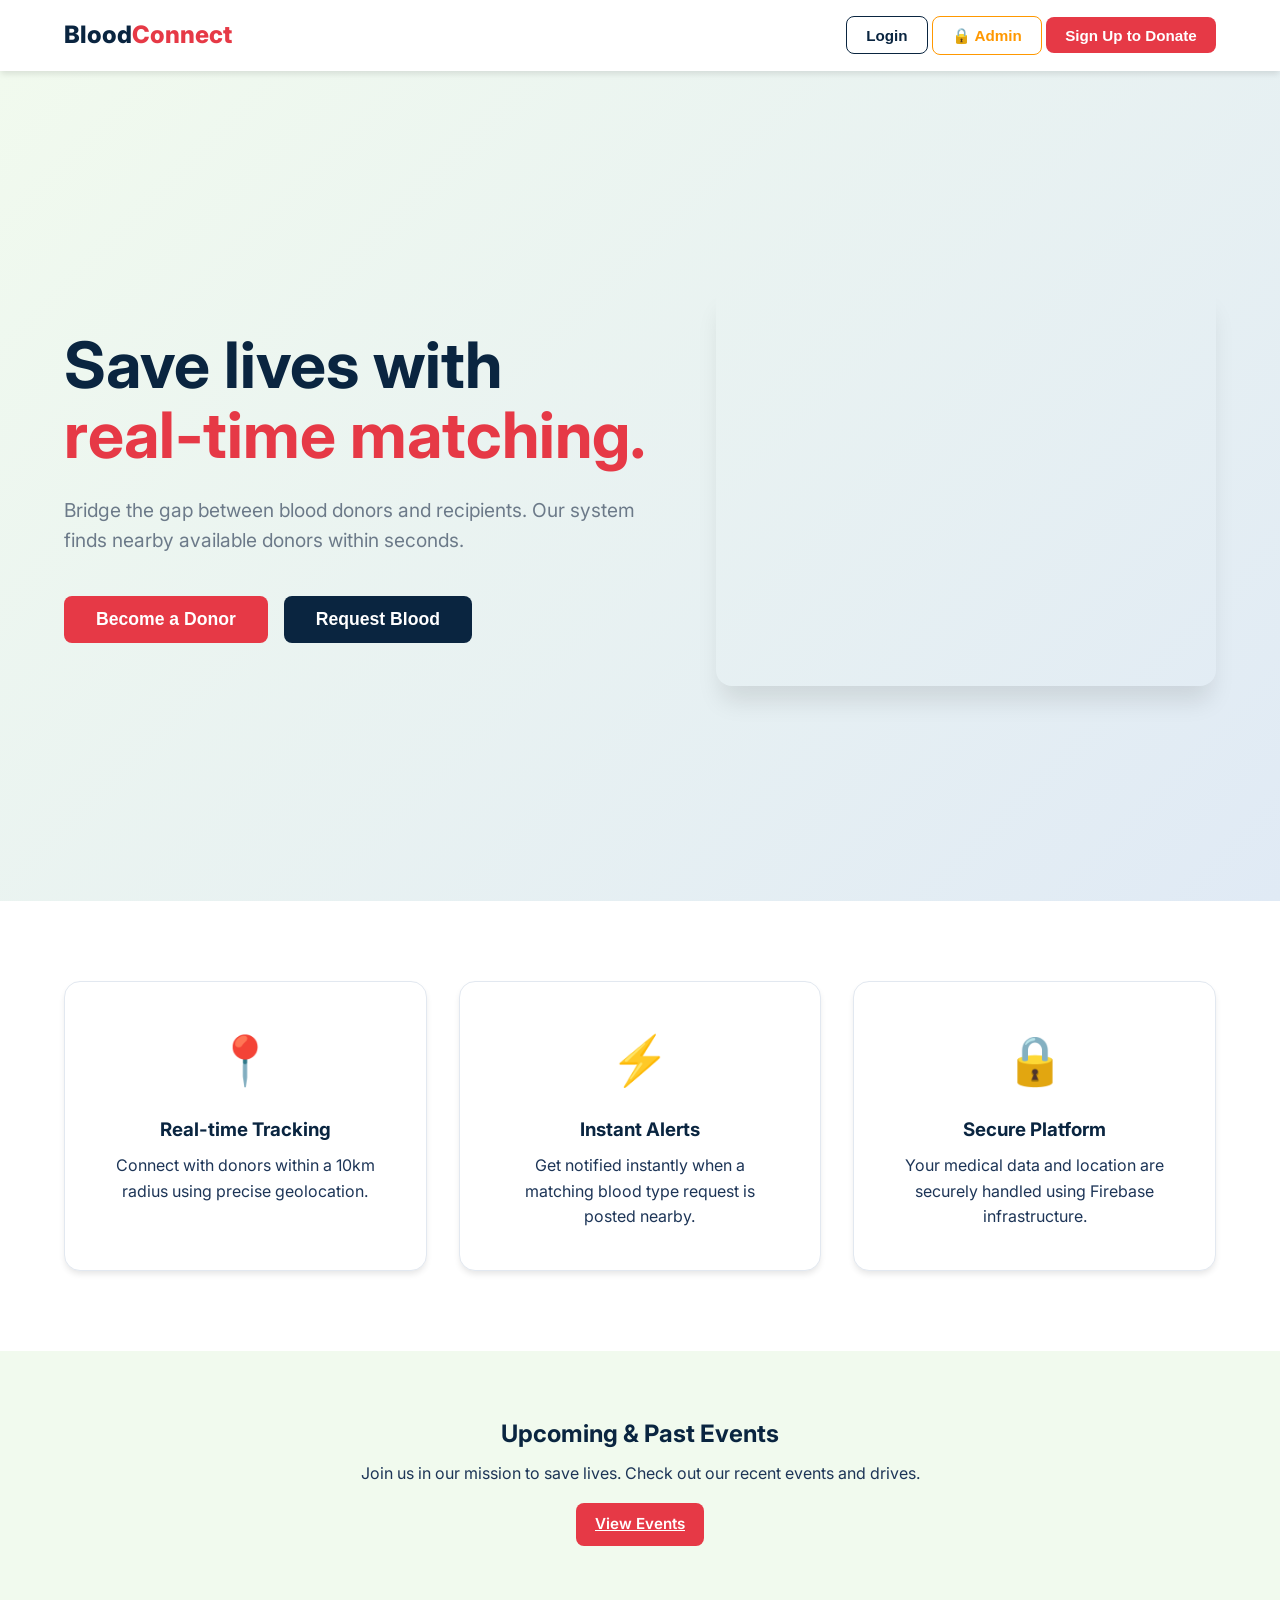
<file: index.html>
<!DOCTYPE html>
<html lang="en">
<head>
  <meta charset="UTF-8">
  <meta name="viewport" content="width=device-width, initial-scale=1.0">
  <title>Blood Connect - Real-time Donor Matching</title>
  <meta name="description" content="Connect blood donors with recipients in real-time. A PBL initiative by MIT-ADT.">
  <link rel="stylesheet" href="css/style.css">
  <link href="https://fonts.googleapis.com/css2?family=Inter:wght@400;500;600;700&display=swap" rel="stylesheet">
</head>
<body>
  <header class="navbar">
    <div class="logo">Blood<span>Connect</span></div>
    <nav>
      <button id="loginBtn" class="btn btn-outline">Login</button>
      <button id="adminLoginBtn" class="btn btn-outline" style="border-color: #ff9800; color: #ff9800;">🔒 Admin</button>
      <button id="registerBtn" class="btn btn-primary">Sign Up to Donate</button>
    </nav>
  </header>

  <main class="hero">
    <div class="hero-content">
      <h1>Save lives with <br><span class="highlight">real-time matching.</span></h1>
      <p>Bridge the gap between blood donors and recipients. Our system finds nearby available donors within seconds.</p>
      <div class="cta-group">
        <button class="btn btn-primary btn-large" id="heroRegisterBtn">Become a Donor</button>
        <button class="btn btn-secondary btn-large" id="requestBloodBtn">Request Blood</button>
      </div>
    </div>
    <div class="hero-image-slider">
      <img src="assets/images/blood_cells.png" class="slide slide-1" alt="Blood Cells">
      <img src="assets/images/donation_benefits.png" class="slide slide-2" alt="Donation Benefits">
    </div>
  </main>

  <section class="features">
    <div class="feature-card">
      <div class="feature-icon">📍</div>
      <h3>Real-time Tracking</h3>
      <p>Connect with donors within a 10km radius using precise geolocation.</p>
    </div>
    <div class="feature-card">
      <div class="feature-icon">⚡</div>
      <h3>Instant Alerts</h3>
      <p>Get notified instantly when a matching blood type request is posted nearby.</p>
    </div>
    <div class="feature-card">
      <div class="feature-icon">🔒</div>
      <h3>Secure Platform</h3>
      <p>Your medical data and location are securely handled using Firebase infrastructure.</p>
    </div>
  </section>

  <section class="events-section" style="padding: 4rem 5%; background-color: var(--secondary-bg); text-align: center;">
    <h2>Upcoming & Past Events</h2>
    <p>Join us in our mission to save lives. Check out our recent events and drives.</p>
    <a href="events.html" class="btn btn-primary" style="margin-top: 1rem;">View Events</a>
  </section>

  <!-- Auth Modal -->
  <div id="authModal" class="modal hidden">
    <div class="modal-content glassmorphism">
      <span class="close-btn">&times;</span>
      <h2 id="modalTitle">Welcome Back</h2>
      <form id="authForm">
        <div class="form-group register-only hidden">
          <label for="name">Full Name</label>
          <input type="text" id="name" placeholder="John Doe">
        </div>
        <div class="form-group">
          <label for="email">Email</label>
          <input type="email" id="email" required placeholder="john@example.com">
        </div>
        <div class="form-group">
          <label for="password">Password</label>
          <input type="password" id="password" required placeholder="••••••••">
        </div>
        <div class="form-group register-only hidden">
          <label for="role">I am a:</label>
          <select id="role">
            <option value="donor">Blood Donor</option>
            <option value="recipient">Recipient / Hospital</option>
          </select>
        </div>
        <div class="form-group register-only hidden" id="bloodTypeGroup">
          <label for="bloodType">Blood Type</label>
          <select id="bloodType">
            <option value="A+">A+</option>
            <option value="A-">A-</option>
            <option value="B+">B+</option>
            <option value="B-">B-</option>
            <option value="O+">O+</option>
            <option value="O-">O-</option>
            <option value="AB+">AB+</option>
            <option value="AB-">AB-</option>
          </select>
        </div>
        <button type="submit" class="btn btn-primary full-width" id="authSubmitBtn">Login</button>
        <p class="auth-switch">
          <span id="authSwitchText">Don't have an account? </span>
          <a href="#" id="authSwitchLink">Sign up here</a>
        </p>
      </form>
    </div>
  </div>

  <!-- Admin Login Modal -->
  <div id="adminModal" class="modal hidden">
    <div class="modal-content glassmorphism">
      <span class="close-btn" id="adminCloseBtn">&times;</span>
      <h2>🔒 Admin Login</h2>
      <form id="adminForm">
        <div class="form-group">
          <label for="adminUser">Username</label>
          <input type="text" id="adminUser" required placeholder="Admin">
        </div>
        <div class="form-group">
          <label for="adminPass">Password</label>
          <input type="password" id="adminPass" required placeholder="••••••••">
        </div>
        <button type="submit" class="btn btn-primary full-width">Login as Admin</button>
      </form>
    </div>
  </div>

  <script src="js/app.js" type="module"></script>
</body>
</html>
</file>
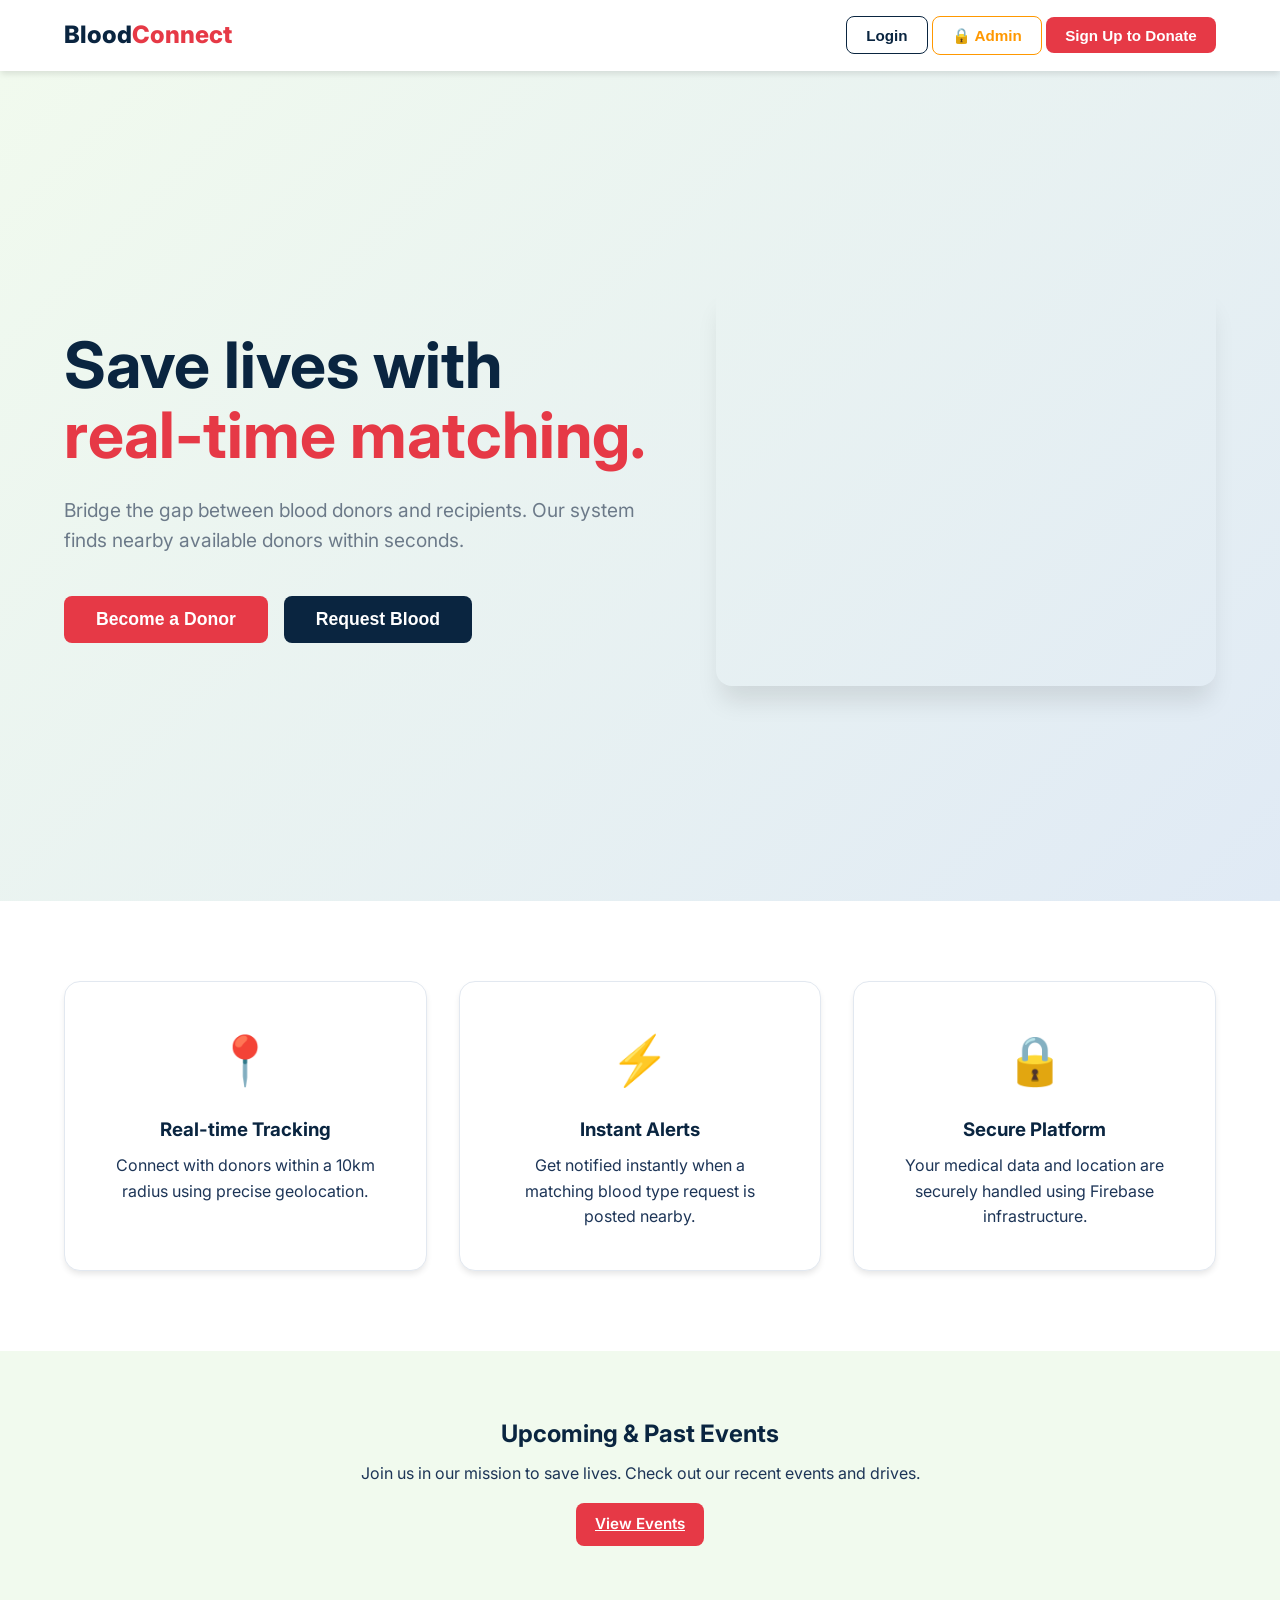
<file: admin.html>
<!DOCTYPE html>
<html lang="en">
<head>
  <meta charset="UTF-8">
  <meta name="viewport" content="width=device-width, initial-scale=1.0">
  <title>Admin Dashboard - Blood Connect</title>
  <link rel="stylesheet" href="css/style.css">
  <link href="https://fonts.googleapis.com/css2?family=Inter:wght@400;500;600;700&display=swap" rel="stylesheet">
  <style>
    .admin-container {
      max-width: 1200px;
      margin: 2rem auto;
      padding: 0 5%;
    }
    .table-container {
      background: var(--surface-color, #ffffff);
      border-radius: 8px;
      padding: 1.5rem;
      box-shadow: 0 2px 4px rgba(0,0,0,0.1);
      margin-bottom: 3rem;
      overflow-x: auto;
    }
    .table-header {
      display: flex;
      justify-content: space-between;
      align-items: center;
      margin-bottom: 1rem;
    }
    table {
      width: 100%;
      border-collapse: collapse;
      text-align: left;
    }
    th, td {
      padding: 12px 15px;
      border-bottom: 1px solid #ddd;
    }
    th {
      background-color: #f4f4f4;
      font-weight: 600;
    }
    tr:hover {
      background-color: #f9f9f9;
    }
  </style>
</head>
<body>
  <header class="navbar">
    <div class="logo">Blood<span>Connect</span> <small>(Admin)</small></div>
    <nav>
      <button id="logoutAdminBtn" class="btn btn-outline">Logout</button>
    </nav>
  </header>

  <main class="admin-container">
    <h1>Admin Dashboard</h1>
    
    <div class="table-container">
      <div class="table-header">
        <h2>Registered Users</h2>
        <button id="exportUsersBtn" class="btn btn-primary">Export to CSV</button>
      </div>
      <table id="usersTable">
        <thead>
          <tr>
            <th>Name</th>
            <th>Email</th>
            <th>Role</th>
            <th>Blood Type</th>
            <th>Registration Date/Time</th>
          </tr>
        </thead>
        <tbody>
          <!-- Populated by JS -->
        </tbody>
      </table>
    </div>

    <div class="table-container">
      <div class="table-header">
        <h2>Blood Requests</h2>
        <button id="exportRequestsBtn" class="btn btn-primary">Export to CSV</button>
      </div>
      <table id="requestsTable">
        <thead>
          <tr>
            <th>Patient Name</th>
            <th>Blood Type</th>
            <th>Required Units</th>
            <th>Hospital</th>
            <th>Status</th>
            <th>Request Date/Time</th>
          </tr>
        </thead>
        <tbody>
          <!-- Populated by JS -->
        </tbody>
      </table>
    </div>
  </main>

  <script src="js/admin.js" type="module"></script>
</body>
</html>
</file>
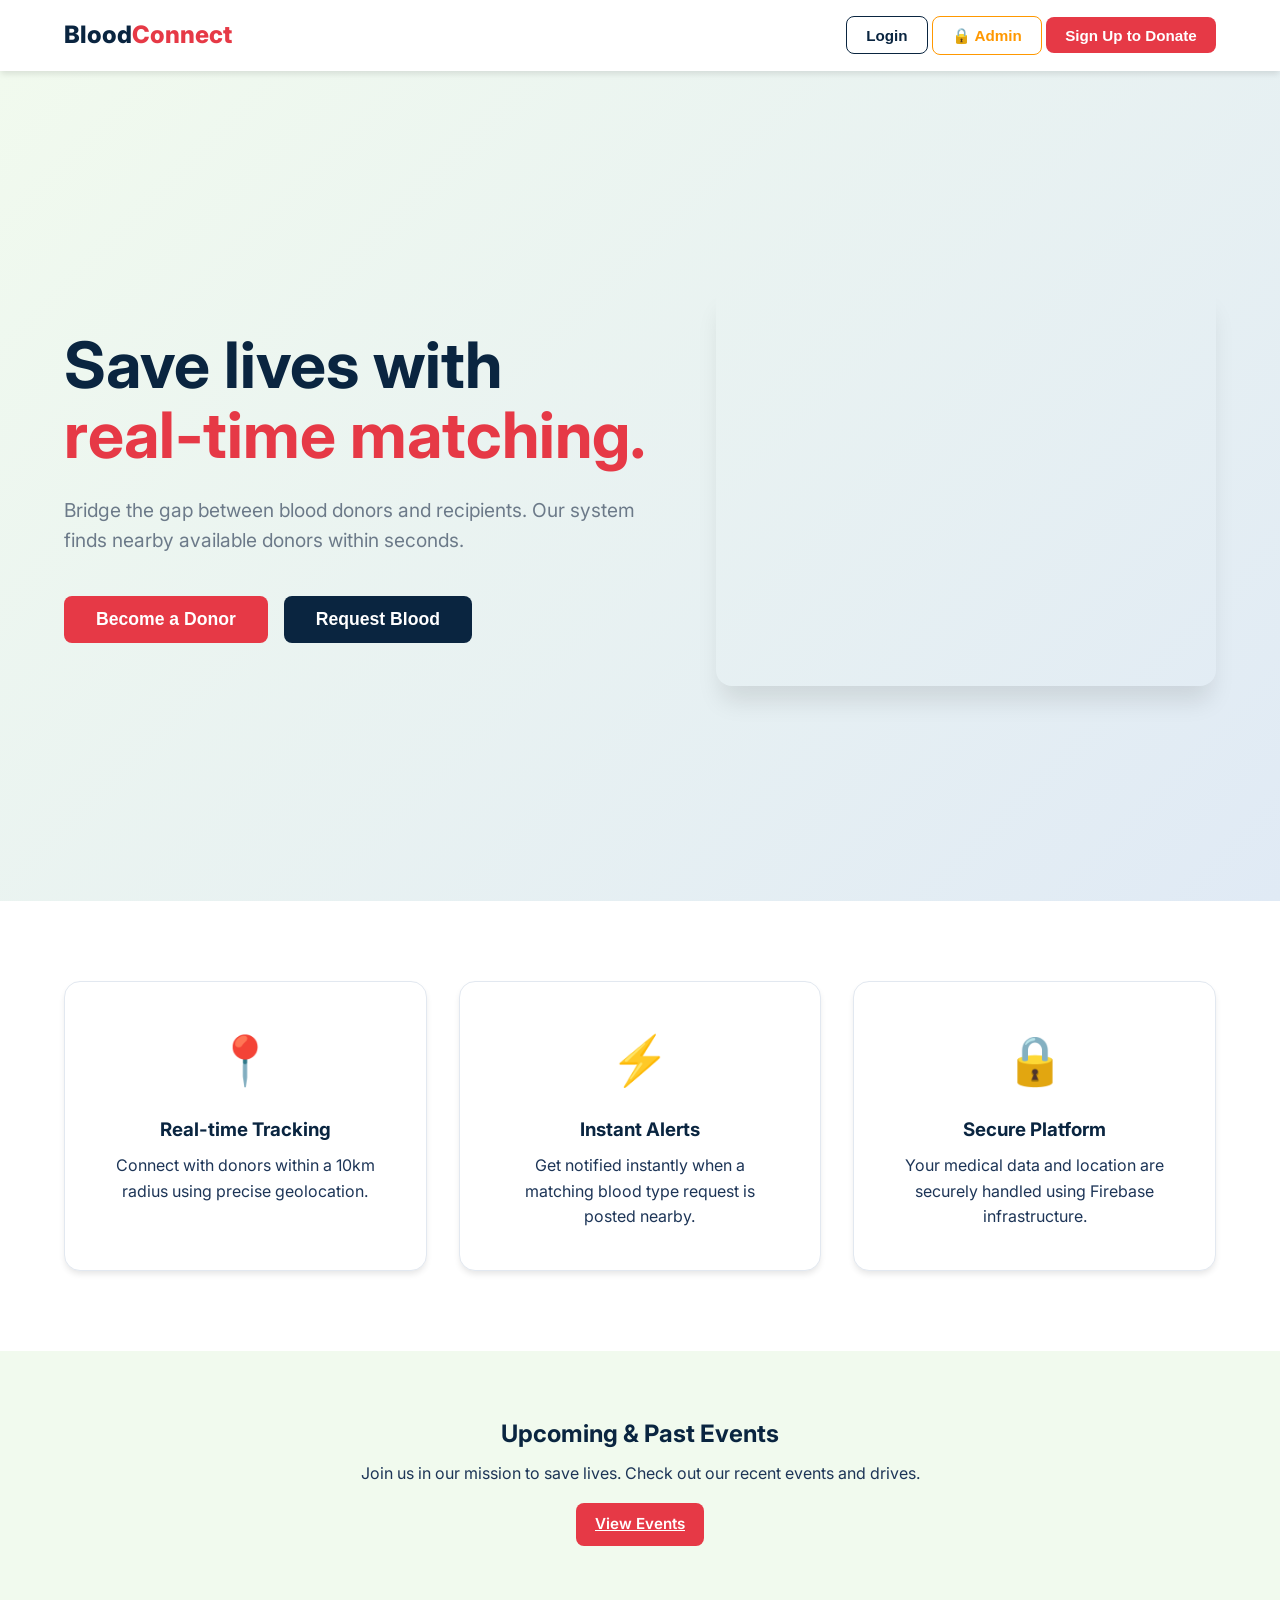
<file: dashboard.html>
<!DOCTYPE html>
<html lang="en">
<head>
  <meta charset="UTF-8">
  <meta name="viewport" content="width=device-width, initial-scale=1.0">
  <title>Dashboard - Blood Connect</title>
  <link rel="stylesheet" href="css/style.css">
  <link href="https://fonts.googleapis.com/css2?family=Inter:wght@400;500;600;700&display=swap" rel="stylesheet">
  <style>
    .panel { display: none; }
    .panel.active { display: block; }

    /* Request Cards */
    .request-card {
      background: var(--white);
      padding: 1.5rem;
      border-radius: 12px;
      border-left: 5px solid var(--primary-red);
      box-shadow: var(--shadow-sm);
      display: flex;
      justify-content: space-between;
      align-items: center;
      transition: var(--transition);
    }
    .request-card:hover { transform: translateY(-2px); box-shadow: var(--shadow-md); }
    .request-info h3 { margin-bottom: 0.3rem; }
    .request-meta { color: var(--text-muted); font-size: 0.85rem; display: flex; gap: 1rem; flex-wrap: wrap; margin-top: 0.4rem; }
    .request-meta span { display: flex; align-items: center; gap: 0.3rem; }
    .blood-badge {
      background-color: #fee2e2; color: var(--primary-red);
      padding: 0.5rem 1rem; border-radius: 20px;
      font-weight: 700; font-size: 1.2rem; white-space: nowrap;
    }
    .urgency-badge {
      display: inline-block; padding: 0.2rem 0.6rem; border-radius: 6px;
      font-size: 0.75rem; font-weight: 600; text-transform: uppercase;
    }
    .urgency-immediate { background: #fee2e2; color: #dc2626; }
    .urgency-today { background: #fef3c7; color: #d97706; }
    .urgency-scheduled { background: #dbeafe; color: #2563eb; }
    .empty-state {
      text-align: center; padding: 3rem; color: var(--text-muted);
      background: var(--white); border-radius: 12px; box-shadow: var(--shadow-sm);
    }
    .empty-state .icon { font-size: 3rem; margin-bottom: 1rem; }

    /* Profile Section */
    .profile-card {
      background: var(--white); border-radius: 16px;
      box-shadow: var(--shadow-sm); padding: 2rem; max-width: 600px;
    }
    .profile-header {
      display: flex; align-items: center; gap: 1.5rem;
      margin-bottom: 2rem; padding-bottom: 1.5rem; border-bottom: 1px solid var(--border-color);
    }
    .profile-avatar {
      width: 80px; height: 80px; border-radius: 50%;
      background: linear-gradient(135deg, var(--primary-red), #ff6b6b);
      display: flex; align-items: center; justify-content: center;
      font-size: 2rem; color: white; font-weight: 700;
    }
    .profile-form .form-row {
      display: grid; grid-template-columns: 1fr 1fr; gap: 1rem;
    }
    @media (max-width: 600px) {
      .profile-form .form-row { grid-template-columns: 1fr; }
    }
    .profile-form .form-group { margin-bottom: 1.2rem; }
    .save-msg {
      display: inline-block; margin-left: 1rem; color: #10b981;
      font-weight: 600; opacity: 0; transition: opacity 0.3s;
    }
    .save-msg.show { opacity: 1; }

    /* Location Section */
    .location-card {
      background: var(--white); border-radius: 16px;
      box-shadow: var(--shadow-sm); padding: 2rem; max-width: 600px;
    }
    .location-card .form-group { margin-bottom: 1.5rem; }
    .range-container { position: relative; }
    .range-container input[type="range"] {
      width: 100%; height: 8px; -webkit-appearance: none;
      background: linear-gradient(to right, var(--primary-red) 0%, #ddd 0%);
      border-radius: 4px; outline: none;
    }
    .range-container input[type="range"]::-webkit-slider-thumb {
      -webkit-appearance: none; width: 22px; height: 22px;
      background: var(--primary-red); border-radius: 50%; cursor: pointer;
      box-shadow: 0 2px 6px rgba(230,57,70,0.4);
    }
    .range-labels {
      display: flex; justify-content: space-between;
      font-size: 0.8rem; color: var(--text-muted); margin-top: 0.3rem;
    }
    .radius-value {
      text-align: center; font-size: 2rem; font-weight: 700;
      color: var(--primary-red); margin: 0.5rem 0;
    }
    .city-grid {
      display: grid; grid-template-columns: repeat(auto-fill, minmax(140px, 1fr)); gap: 0.8rem;
    }
    .city-option {
      padding: 0.8rem; border: 2px solid var(--border-color);
      border-radius: 10px; text-align: center; cursor: pointer;
      transition: var(--transition); font-weight: 500;
    }
    .city-option:hover { border-color: var(--light-blue); background: #f0f9ff; }
    .city-option.selected {
      border-color: var(--primary-red); background: #fee2e2; color: var(--primary-red);
    }
    .city-option .city-icon { font-size: 1.5rem; display: block; margin-bottom: 0.3rem; }
  </style>
</head>
<body class="dashboard-body">
  <header class="navbar dashboard-nav">
    <div class="logo">Blood<span>Connect</span></div>
    <div class="user-controls">
      <span id="userGreeting" class="user-greeting">Loading...</span>
      <button id="logoutBtn" class="btn btn-outline btn-small">Logout</button>
    </div>
  </header>

  <div class="dashboard-container">
    <aside class="sidebar">
      <nav class="side-nav">
        <a href="#" class="active" data-panel="feedPanel" id="navFeed">📋 Feed & Requests</a>
        <a href="request-blood.html" id="navRequest">🩸 Request Blood</a>
        <a href="#" data-panel="profilePanel" id="navProfile">👤 My Profile</a>
        <a href="#" data-panel="locationPanel" id="navLocation">📍 Location Settings</a>
      </nav>
      
      <div class="status-card">
        <h4>Availability Status</h4>
        <label class="toggle">
          <input type="checkbox" id="availabilityToggle" checked>
          <span class="slider round"></span>
        </label>
        <p id="availabilityText">Available to Donate</p>
      </div>
    </aside>

    <main class="dashboard-main">

      <!-- ===== PANEL 1: Feed & Requests ===== -->
      <div id="feedPanel" class="panel active">
        <div class="dashboard-header">
          <h2>Active Requests Near You</h2>
          <button class="btn btn-primary" id="newRequestBtn">+ New Request</button>
        </div>
        <div class="requests-feed" id="requestsFeed">
          <div class="loading-state">Fetching requests...</div>
        </div>
      </div>

      <!-- ===== PANEL 2: My Profile ===== -->
      <div id="profilePanel" class="panel">
        <div class="dashboard-header">
          <h2>My Profile</h2>
        </div>
        <div class="profile-card">
          <div class="profile-header">
            <div class="profile-avatar" id="profileAvatar">?</div>
            <div>
              <h3 id="profileDisplayName">Loading...</h3>
              <p style="color: var(--text-muted);" id="profileRole">Donor</p>
            </div>
          </div>
          <form class="profile-form" id="profileForm">
            <div class="form-row">
              <div class="form-group">
                <label for="profName">Full Name</label>
                <input type="text" id="profName" placeholder="Your full name">
              </div>
              <div class="form-group">
                <label for="profEmail">Email</label>
                <input type="email" id="profEmail" placeholder="you@example.com" disabled>
              </div>
            </div>
            <div class="form-row">
              <div class="form-group">
                <label for="profPhone">Phone Number</label>
                <input type="tel" id="profPhone" placeholder="+91 98765 43210">
              </div>
              <div class="form-group">
                <label for="profAge">Age</label>
                <input type="number" id="profAge" placeholder="25" min="18" max="65">
              </div>
            </div>
            <div class="form-row">
              <div class="form-group">
                <label for="profGender">Gender</label>
                <select id="profGender">
                  <option value="">Select</option>
                  <option value="male">Male</option>
                  <option value="female">Female</option>
                  <option value="other">Other</option>
                </select>
              </div>
              <div class="form-group">
                <label for="profBloodType">Blood Type</label>
                <select id="profBloodType">
                  <option value="A+">A+</option>
                  <option value="A-">A-</option>
                  <option value="B+">B+</option>
                  <option value="B-">B-</option>
                  <option value="O+">O+</option>
                  <option value="O-">O-</option>
                  <option value="AB+">AB+</option>
                  <option value="AB-">AB-</option>
                </select>
              </div>
            </div>
            <div class="form-group">
              <label for="profAddress">Address</label>
              <input type="text" id="profAddress" placeholder="Street, Area, City">
            </div>
            <div class="form-group">
              <label for="profMedical">Medical Notes (optional)</label>
              <input type="text" id="profMedical" placeholder="e.g., Last donated 3 months ago">
            </div>
            <button type="submit" class="btn btn-primary">Save Profile</button>
            <span class="save-msg" id="profileSaveMsg">✓ Profile saved!</span>
          </form>
        </div>
      </div>

      <!-- ===== PANEL 3: Location Settings ===== -->
      <div id="locationPanel" class="panel">
        <div class="dashboard-header">
          <h2>Location Settings</h2>
        </div>
        <div class="location-card">
          <div class="form-group">
            <label><strong>Select Your City</strong></label>
            <p style="color:var(--text-muted); font-size:0.85rem; margin-bottom:0.8rem;">Choose your city to find donors and requests nearby.</p>
            <div class="city-grid" id="cityGrid">
              <div class="city-option" data-city="pune">
                <span class="city-icon">🏙️</span> Pune
              </div>
              <div class="city-option" data-city="mumbai">
                <span class="city-icon">🌊</span> Mumbai
              </div>
              <div class="city-option" data-city="delhi">
                <span class="city-icon">🕌</span> Delhi
              </div>
              <div class="city-option" data-city="bangalore">
                <span class="city-icon">🌳</span> Bangalore
              </div>
              <div class="city-option" data-city="hyderabad">
                <span class="city-icon">🏰</span> Hyderabad
              </div>
              <div class="city-option" data-city="chennai">
                <span class="city-icon">🛕</span> Chennai
              </div>
            </div>
          </div>

          <div class="form-group" style="margin-top: 2rem;">
            <label><strong>Search Radius</strong></label>
            <p style="color:var(--text-muted); font-size:0.85rem; margin-bottom:0.8rem;">Set how far you'd like to search for donors or requests.</p>
            <div class="radius-value"><span id="radiusValue">10</span> km</div>
            <div class="range-container">
              <input type="range" id="radiusSlider" min="1" max="50" value="10" step="1">
              <div class="range-labels">
                <span>1 km</span>
                <span>25 km</span>
                <span>50 km</span>
              </div>
            </div>
          </div>

          <button class="btn btn-primary" id="saveLocationBtn" style="margin-top: 1.5rem;">Save Location Settings</button>
          <span class="save-msg" id="locationSaveMsg">✓ Settings saved!</span>
        </div>
      </div>

    </main>
  </div>

  <!-- Real-time Match Notification Toast -->
  <div id="toastContainer" class="toast-container hidden">
    <div class="toast">
      <div class="toast-icon">⚠️</div>
      <div class="toast-content">
        <h4>Match Found!</h4>
        <p>A recipient needs O+ blood 2.5km away.</p>
      </div>
      <button class="toast-close">&times;</button>
    </div>
  </div>

  <script src="js/dashboard.js" type="module"></script>
</body>
</html>
</file>
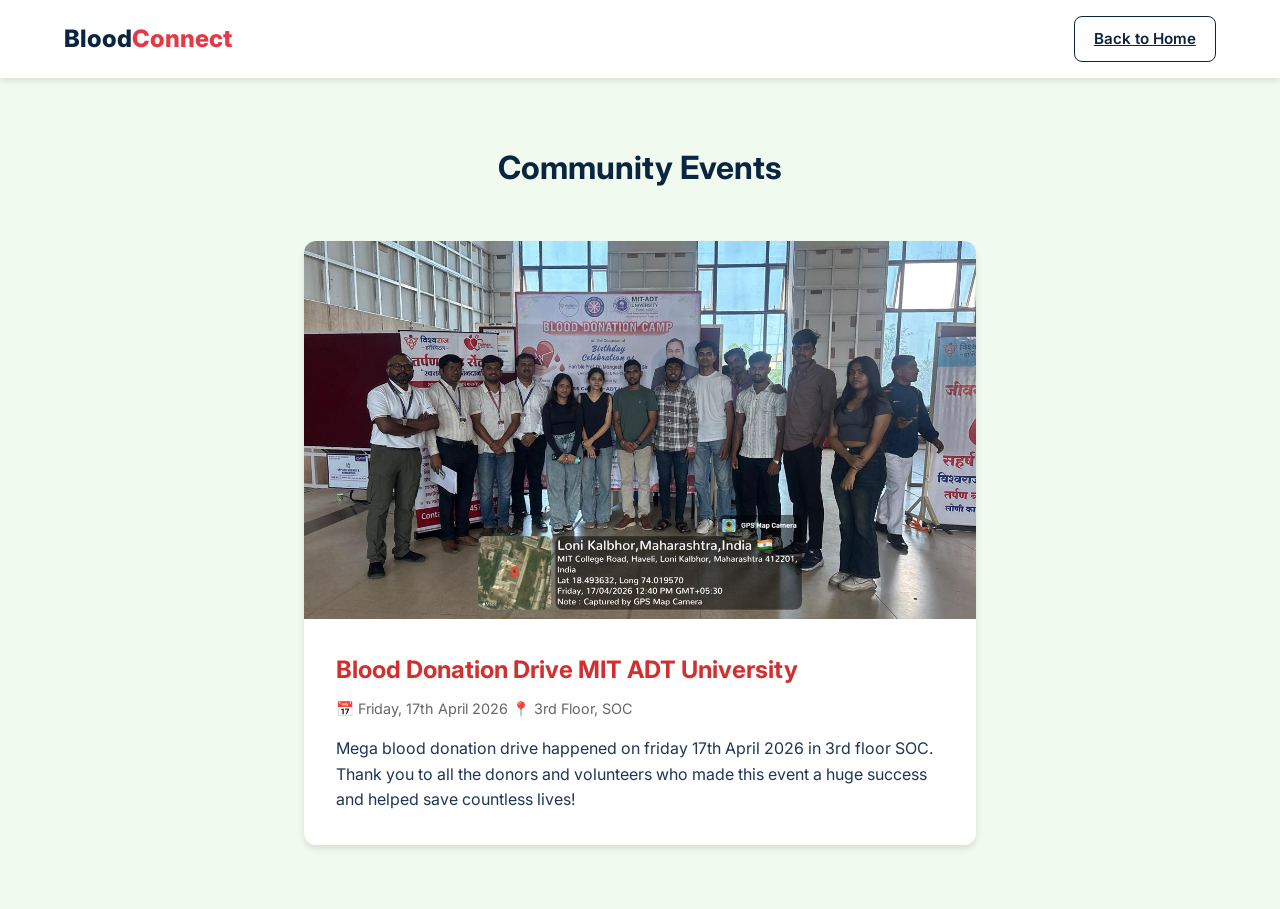
<file: events.html>
<!DOCTYPE html>
<html lang="en">
<head>
  <meta charset="UTF-8">
  <meta name="viewport" content="width=device-width, initial-scale=1.0">
  <title>Events - Blood Connect</title>
  <link rel="stylesheet" href="css/style.css">
  <link href="https://fonts.googleapis.com/css2?family=Inter:wght@400;500;600;700&display=swap" rel="stylesheet">
  <style>
    .events-container {
      max-width: 800px;
      margin: 4rem auto;
      padding: 0 5%;
    }
    .event-card {
      background: var(--surface-color, #ffffff);
      border-radius: 12px;
      box-shadow: 0 4px 6px rgba(0,0,0,0.1);
      overflow: hidden;
      margin-bottom: 2rem;
    }
    .event-image {
      width: 100%;
      height: auto;
      display: block;
    }
    .event-details {
      padding: 2rem;
    }
    .event-title {
      font-size: 1.5rem;
      color: var(--primary-color, #d32f2f);
      margin-bottom: 0.5rem;
    }
    .event-meta {
      color: #666;
      font-size: 0.9rem;
      margin-bottom: 1rem;
    }
    .event-description {
      line-height: 1.6;
    }
  </style>
</head>
<body>
  <header class="navbar">
    <div class="logo"><a href="index.html" style="text-decoration: none; color: inherit;">Blood<span>Connect</span></a></div>
    <nav>
      <a href="index.html" class="btn btn-outline">Back to Home</a>
    </nav>
  </header>

  <main class="events-container">
    <h1 style="text-align: center; margin-bottom: 3rem;">Community Events</h1>
    
    <article class="event-card">
      <img src="assets/images/event1.jpg" alt="Blood Donation Drive at MIT ADT University" class="event-image">
      <div class="event-details">
        <h2 class="event-title">Blood Donation Drive MIT ADT University</h2>
        <div class="event-meta">📅 Friday, 17th April 2026 📍 3rd Floor, SOC</div>
        <p class="event-description">
          Mega blood donation drive happened on friday 17th April 2026 in 3rd floor SOC. 
          Thank you to all the donors and volunteers who made this event a huge success and helped save countless lives!
        </p>
      </div>
    </article>
  </main>

</body>
</html>
</file>
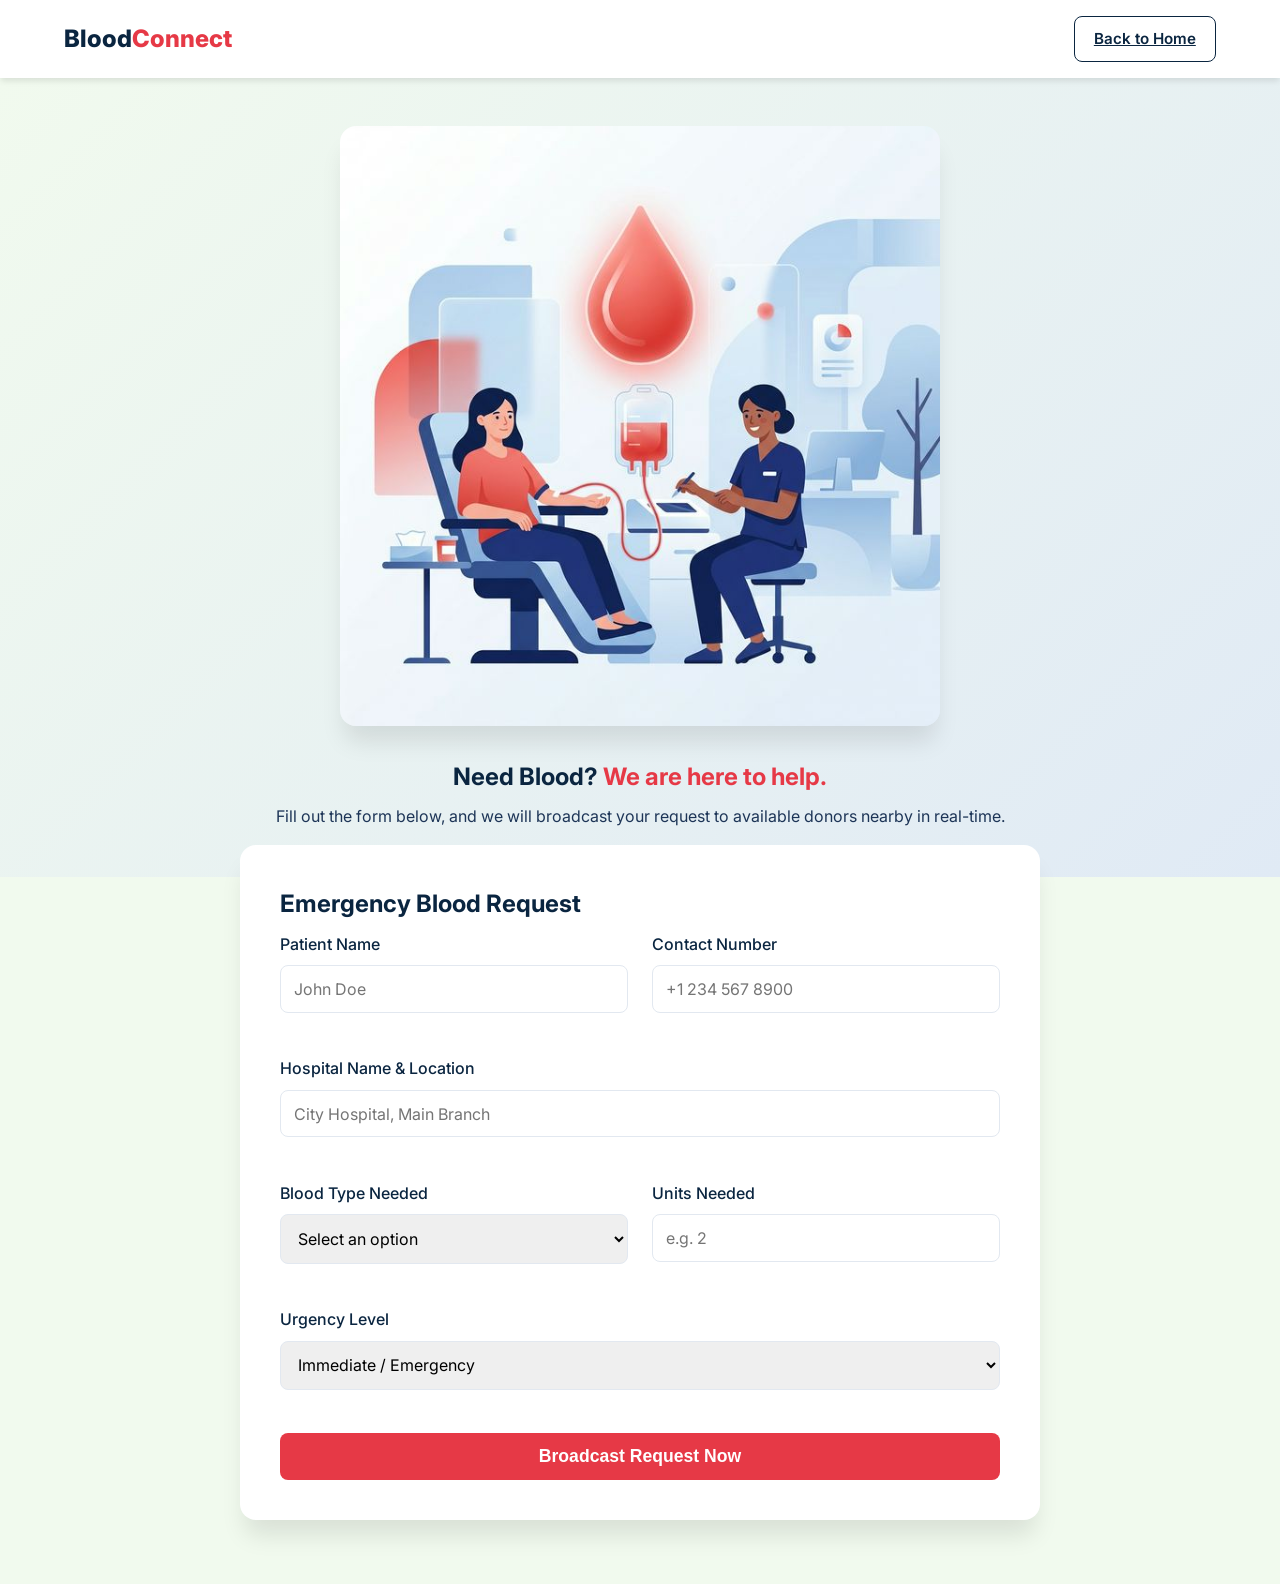
<file: request-blood.html>
<!DOCTYPE html>
<html lang="en">
<head>
  <meta charset="UTF-8">
  <meta name="viewport" content="width=device-width, initial-scale=1.0">
  <title>Request Blood - Blood Connect</title>
  <link rel="stylesheet" href="css/style.css">
  <link href="https://fonts.googleapis.com/css2?family=Inter:wght@400;500;600;700&display=swap" rel="stylesheet">
  <style>
    .request-hero {
      padding: 3rem 5%;
      background: linear-gradient(135deg, var(--bg-color) 0%, #e0eaf5 100%);
      display: flex;
      flex-direction: column;
      align-items: center;
      text-align: center;
    }

    .request-hero img {
      width: 100%;
      max-width: 600px;
      border-radius: 16px;
      margin-bottom: 2rem;
      box-shadow: var(--shadow-lg);
    }

    .request-container {
      max-width: 800px;
      margin: -2rem auto 4rem;
      background: var(--white);
      padding: 2.5rem;
      border-radius: 16px;
      box-shadow: var(--shadow-lg);
      position: relative;
      z-index: 10;
    }

    .grid-form {
      display: grid;
      grid-template-columns: 1fr 1fr;
      gap: 1.5rem;
    }
    
    .grid-form .full-space {
      grid-column: span 2;
    }

    @media (max-width: 768px) {
      .grid-form {
        grid-template-columns: 1fr;
      }
      .grid-form .full-space {
        grid-column: span 1;
      }
    }
  </style>
</head>
<body>
  <header class="navbar">
    <a href="index.html" class="logo" style="text-decoration: none;">Blood<span>Connect</span></a>
    <nav>
      <a href="index.html" class="btn btn-outline">Back to Home</a>
    </nav>
  </header>

  <main>
    <section class="request-hero">
      <img src="assets/images/blood_request_illustration.png" alt="Blood Donation Illustration">
      <h1>Need Blood? <span class="highlight">We are here to help.</span></h1>
      <p>Fill out the form below, and we will broadcast your request to available donors nearby in real-time.</p>
    </section>

    <div class="request-container">
      <h2>Emergency Blood Request</h2>
      <form id="emergencyRequestForm">
        <div class="grid-form">
          <div class="form-group">
            <label for="patientName">Patient Name</label>
            <input type="text" id="patientName" required placeholder="John Doe">
          </div>
          <div class="form-group">
            <label for="contactNumber">Contact Number</label>
            <input type="tel" id="contactNumber" required placeholder="+1 234 567 8900">
          </div>
          <div class="form-group full-space">
            <label for="hospitalName">Hospital Name & Location</label>
            <input type="text" id="hospitalName" required placeholder="City Hospital, Main Branch">
          </div>
          <div class="form-group">
            <label for="reqBloodType">Blood Type Needed</label>
            <select id="reqBloodType" required>
              <option value="" disabled selected>Select an option</option>
              <option value="A+">A+</option>
              <option value="A-">A-</option>
              <option value="B+">B+</option>
              <option value="B-">B-</option>
              <option value="AB+">AB+</option>
              <option value="AB-">AB-</option>
              <option value="O+">O+</option>
              <option value="O-">O-</option>
            </select>
          </div>
          <div class="form-group">
            <label for="unitsNeeded">Units Needed</label>
            <input type="number" id="unitsNeeded" required min="1" max="20" placeholder="e.g. 2">
          </div>
          <div class="form-group full-space">
            <label for="urgency">Urgency Level</label>
            <select id="urgency">
              <option value="immediate">Immediate / Emergency</option>
              <option value="today">Sometime Today</option>
              <option value="scheduled">Scheduled for later</option>
            </select>
          </div>
        </div>
        <button type="submit" class="btn btn-primary full-width btn-large" style="margin-top: 1.5rem;">Broadcast Request Now</button>
      </form>
    </div>
  </main>

  <script type="module">
    import { createBloodRequest } from './js/local-db.js';

    document.getElementById('emergencyRequestForm').addEventListener('submit', (e) => {
      e.preventDefault();
      const patientName = document.getElementById('patientName').value;
      const contactNumber = document.getElementById('contactNumber').value;
      const hospitalName = document.getElementById('hospitalName').value;
      const bloodType = document.getElementById('reqBloodType').value;
      const unitsNeeded = document.getElementById('unitsNeeded').value;
      const urgency = document.getElementById('urgency').value;

      createBloodRequest(patientName, contactNumber, hospitalName, bloodType, unitsNeeded, urgency);
      alert('Your request has been broadcasted successfully! Nearby donors are now being notified.');
      window.location.href = 'index.html';
    });
  </script>
</body>
</html>
</file>
<file: css/style.css>
/* Base Variables - Blood Connect Deep/Medical Theme */
:root {
  --primary-red: #E63946;
  --primary-red-hover: #D62828;
  --dark-blue: #0A2540;
  --light-blue: #A8DADC;
  --bg-color: #F1FAEE;
  --white: #FFFFFF;
  --text-dark: #1D3557;
  --text-muted: #6C7A89;
  --border-color: #E2E8F0;
  --shadow-sm: 0 4px 6px -1px rgba(0, 0, 0, 0.1);
  --shadow-md: 0 10px 15px -3px rgba(0, 0, 0, 0.1);
  --shadow-lg: 0 20px 25px -5px rgba(0, 0, 0, 0.1);
  --transition: all 0.3s ease;
}

* {
  box-sizing: border-box;
  margin: 0;
  padding: 0;
}

body {
  font-family: 'Inter', sans-serif;
  background-color: var(--bg-color);
  color: var(--text-dark);
  line-height: 1.6;
}

/* Typography */
h1, h2, h3, h4 {
  color: var(--dark-blue);
  font-weight: 700;
  margin-bottom: 0.5rem;
}

.highlight {
  color: var(--primary-red);
}

/* Buttons */
.btn {
  display: inline-block;
  padding: 0.6rem 1.2rem;
  border-radius: 8px;
  font-weight: 600;
  font-size: 0.95rem;
  cursor: pointer;
  transition: var(--transition);
  border: none;
  text-align: center;
}

.btn-primary {
  background-color: var(--primary-red);
  color: var(--white);
}

.btn-primary:hover {
  background-color: var(--primary-red-hover);
  transform: translateY(-2px);
  box-shadow: var(--shadow-sm);
}

.btn-secondary {
  background-color: var(--dark-blue);
  color: var(--white);
}

.btn-secondary:hover {
  background-color: #1a416a;
  transform: translateY(-2px);
}

.btn-outline {
  background-color: transparent;
  color: var(--dark-blue);
  border: 1px solid var(--dark-blue);
}

.btn-outline:hover {
  background-color: var(--dark-blue);
  color: var(--white);
}

.btn-large {
  padding: 0.8rem 2rem;
  font-size: 1.1rem;
}

.full-width {
  width: 100%;
}

/* Navbar */
.navbar {
  display: flex;
  justify-content: space-between;
  align-items: center;
  padding: 1rem 5%;
  background-color: var(--white);
  box-shadow: var(--shadow-sm);
  position: sticky;
  top: 0;
  z-index: 100;
}

.logo {
  font-size: 1.5rem;
  font-weight: 800;
  color: var(--dark-blue);
}

.logo span {
  color: var(--primary-red);
}

/* Hero Section */
.hero {
  height: calc(100vh - 70px);
  display: flex;
  align-items: center;
  justify-content: space-between;
  text-align: left;
  background: linear-gradient(135deg, var(--bg-color) 0%, #e0eaf5 100%);
  padding: 2rem 5%;
  gap: 2rem;
}

.hero-content {
  flex: 1;
  max-width: 600px;
}

.hero h1 {
  font-size: 4rem;
  line-height: 1.1;
  margin-bottom: 1.5rem;
}

.hero p {
  font-size: 1.2rem;
  color: var(--text-muted);
  margin-bottom: 2.5rem;
}

.cta-group {
  display: flex;
  gap: 1rem;
  justify-content: flex-start;
}

/* Hero Carousel Elements */
.hero-image-slider {
  flex: 1;
  max-width: 500px;
  height: 400px;
  position: relative;
  border-radius: 16px;
  overflow: hidden;
  box-shadow: var(--shadow-lg);
}

.slide {
  position: absolute;
  top: 0;
  left: 0;
  width: 100%;
  height: 100%;
  object-fit: cover;
  opacity: 0;
  animation: fadeSlider 8s infinite ease-in-out;
}

.slide-1 {
  animation-delay: 0s;
}

.slide-2 {
  opacity: 0;
  animation-delay: 4s;
}

@keyframes fadeSlider {
  0%, 45% { opacity: 1; }
  50%, 95% { opacity: 0; }
  100% { opacity: 1; }
}

@media (max-width: 768px) {
  .hero {
    flex-direction: column;
    text-align: center;
    height: auto;
    padding-top: 4rem;
    padding-bottom: 4rem;
  }
  .hero-content {
    max-width: 100%;
  }
  .cta-group {
    justify-content: center;
  }
  .hero-image-slider {
    width: 100%;
    margin-top: 2rem;
    height: 300px;
  }
}

/* Features */
.features {
  display: grid;
  grid-template-columns: repeat(auto-fit, minmax(300px, 1fr));
  gap: 2rem;
  padding: 5rem 5%;
  background-color: var(--white);
}

.feature-card {
  padding: 2.5rem;
  border-radius: 16px;
  background: var(--white);
  box-shadow: var(--shadow-sm);
  transition: var(--transition);
  border: 1px solid var(--border-color);
  text-align: center;
}

.feature-card:hover {
  transform: translateY(-5px);
  box-shadow: var(--shadow-md);
}

.feature-icon {
  font-size: 3rem;
  margin-bottom: 1rem;
}

/* Modals */
.hidden {
  display: none !important;
}

.modal {
  position: fixed;
  top: 0; left: 0; right: 0; bottom: 0;
  background-color: rgba(10, 37, 64, 0.6);
  backdrop-filter: blur(5px);
  display: flex;
  align-items: center;
  justify-content: center;
  z-index: 1000;
}

.modal-content {
  background: var(--white);
  padding: 2.5rem;
  border-radius: 16px;
  width: 100%;
  max-width: 450px;
  position: relative;
  box-shadow: var(--shadow-lg);
  animation: fadeIn 0.3s ease-out;
}

@keyframes fadeIn {
  from { opacity: 0; transform: scale(0.95); }
  to { opacity: 1; transform: scale(1); }
}

.close-btn {
  position: absolute;
  top: 1.5rem;
  right: 1.5rem;
  font-size: 1.5rem;
  cursor: pointer;
  color: var(--text-muted);
  transition: var(--transition);
}

.close-btn:hover {
  color: var(--primary-red);
}

.form-group {
  margin-bottom: 1.2rem;
}

.form-group label {
  display: block;
  font-weight: 500;
  margin-bottom: 0.5rem;
  color: var(--dark-blue);
}

.form-group input, .form-group select {
  width: 100%;
  padding: 0.8rem;
  border: 1px solid var(--border-color);
  border-radius: 8px;
  font-family: inherit;
  font-size: 1rem;
  transition: var(--transition);
}

.form-group input:focus, .form-group select:focus {
  outline: none;
  border-color: var(--light-blue);
  box-shadow: 0 0 0 3px rgba(168, 218, 220, 0.4);
}

.auth-switch {
  margin-top: 1.5rem;
  text-align: center;
  font-size: 0.9rem;
}

.auth-switch a {
  color: var(--primary-red);
  text-decoration: none;
  font-weight: 600;
}

/* Dashboard Specific Layout */
.dashboard-body {
  background-color: #F8FAFC;
}

.dashboard-container {
  display: flex;
  min-height: calc(100vh - 70px);
}

.sidebar {
  width: 280px;
  background-color: var(--white);
  border-right: 1px solid var(--border-color);
  padding: 2rem 1.5rem;
  display: flex;
  flex-direction: column;
}

.side-nav a {
  display: block;
  padding: 0.8rem 1rem;
  color: var(--text-muted);
  text-decoration: none;
  border-radius: 8px;
  margin-bottom: 0.5rem;
  font-weight: 500;
  transition: var(--transition);
}

.side-nav a:hover, .side-nav a.active {
  background-color: var(--bg-color);
  color: var(--dark-blue);
}

.status-card {
  margin-top: auto;
  background: var(--bg-color);
  padding: 1.5rem;
  border-radius: 12px;
  text-align: center;
}

.dashboard-main {
  flex: 1;
  padding: 2.5rem;
}

.dashboard-header {
  display: flex;
  justify-content: space-between;
  align-items: center;
  margin-bottom: 2rem;
}

.requests-feed {
  display: flex;
  flex-direction: column;
  gap: 1.5rem;
}

.request-card {
  background: var(--white);
  padding: 1.5rem;
  border-radius: 12px;
  border-left: 5px solid var(--primary-red);
  box-shadow: var(--shadow-sm);
  display: flex;
  justify-content: space-between;
  align-items: center;
}

.request-info h3 {
  margin-bottom: 0.2rem;
}

.location-distance {
  color: var(--text-muted);
  font-size: 0.9rem;
  display: flex;
  align-items: center;
  gap: 0.4rem;
}

.blood-badge {
  background-color: #fee2e2;
  color: var(--primary-red);
  padding: 0.5rem 1rem;
  border-radius: 20px;
  font-weight: 700;
  font-size: 1.2rem;
}

/* Toggle Switch */
.toggle { position: relative; display: inline-block; width: 50px; height: 26px; margin: 10px 0; }
.toggle input { opacity: 0; width: 0; height: 0; }
.slider { position: absolute; cursor: pointer; top: 0; left: 0; right: 0; bottom: 0; background-color: #ccc; transition: .4s; }
.slider:before { position: absolute; content: ""; height: 18px; width: 18px; left: 4px; bottom: 4px; background-color: white; transition: .4s; }
input:checked + .slider { background-color: #10B981; }
input:checked + .slider:before { transform: translateX(24px); }
.slider.round { border-radius: 34px; }
.slider.round:before { border-radius: 50%; }

/* Toast Notification */
.toast-container {
  position: fixed;
  bottom: 2rem;
  right: 2rem;
  z-index: 2000;
}

.toast {
  background: var(--white);
  border-left: 6px solid var(--primary-red);
  box-shadow: var(--shadow-lg);
  padding: 1rem 1.5rem;
  border-radius: 8px;
  display: flex;
  align-items: center;
  gap: 1rem;
  animation: slideInRight 0.5s ease-out;
}

@keyframes slideInRight {
  from { transform: translateX(100%); opacity: 0; }
  to { transform: translateX(0); opacity: 1; }
}
</file>
